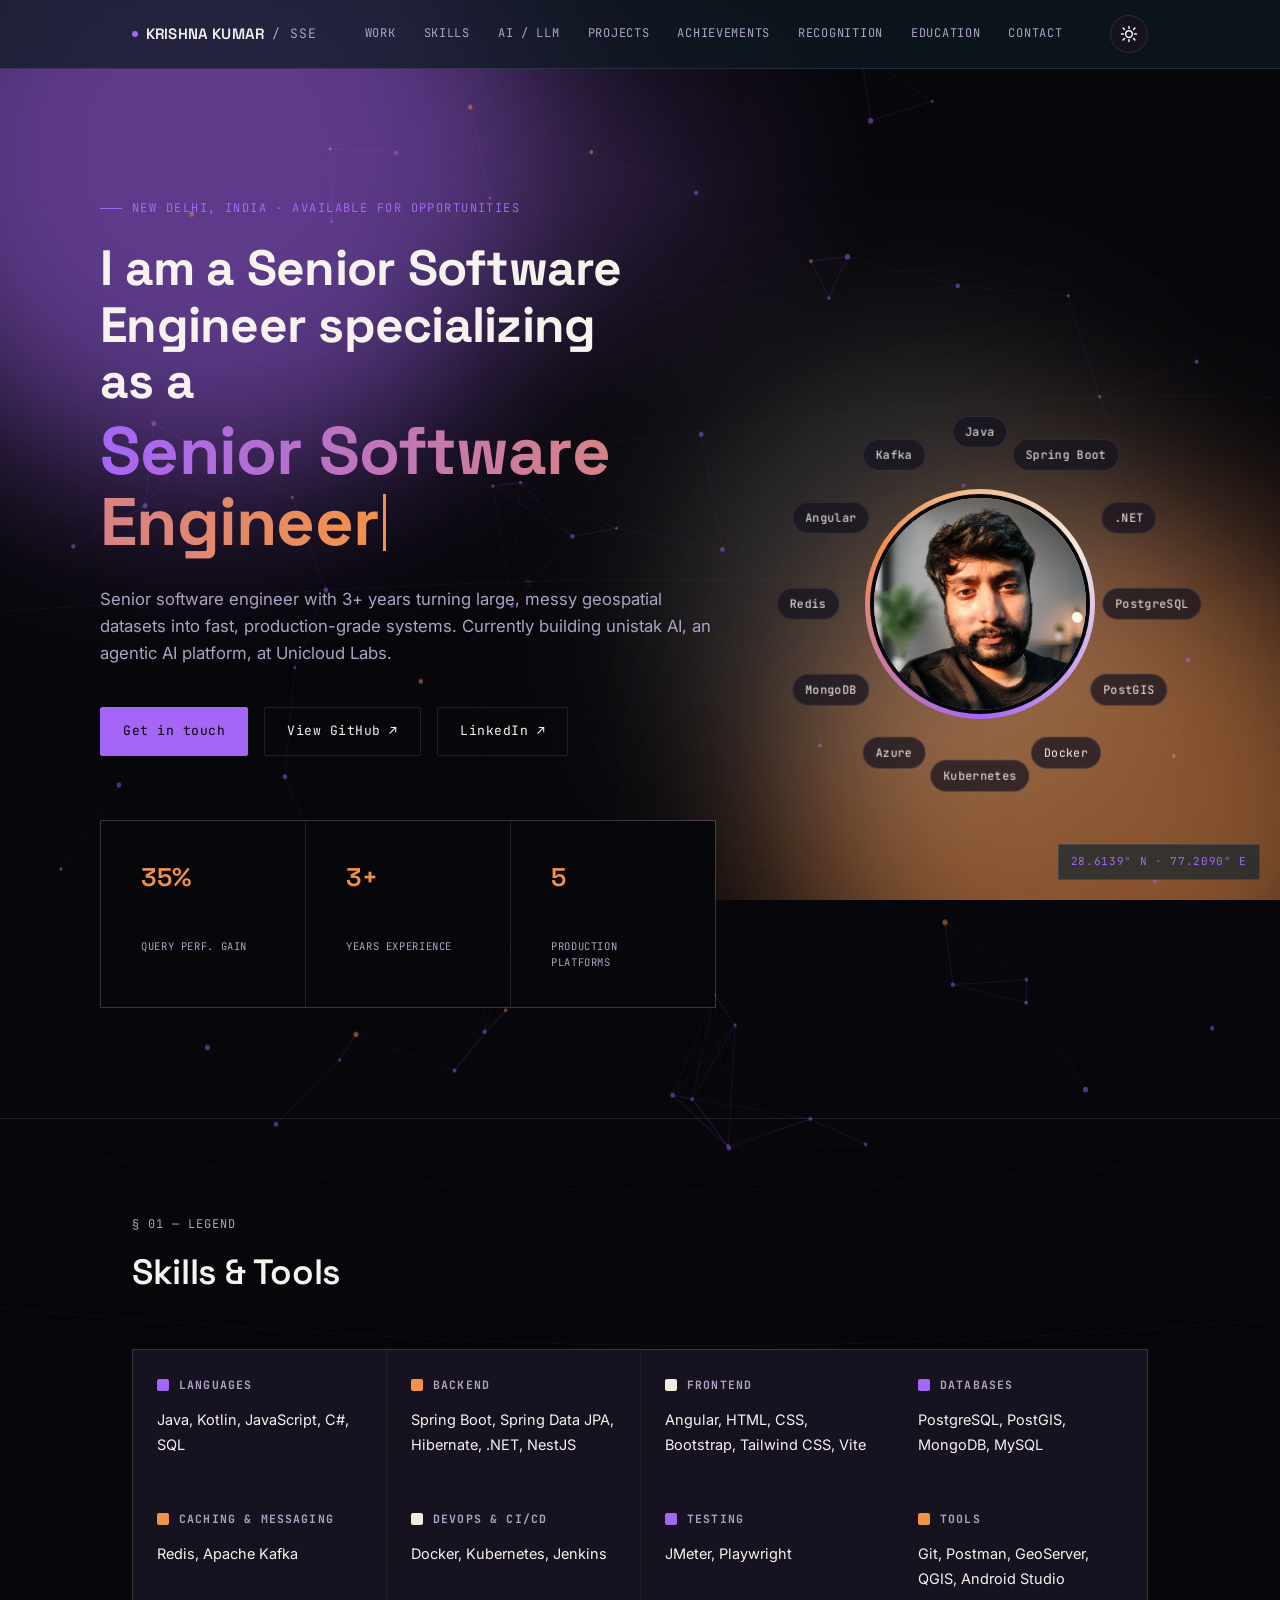
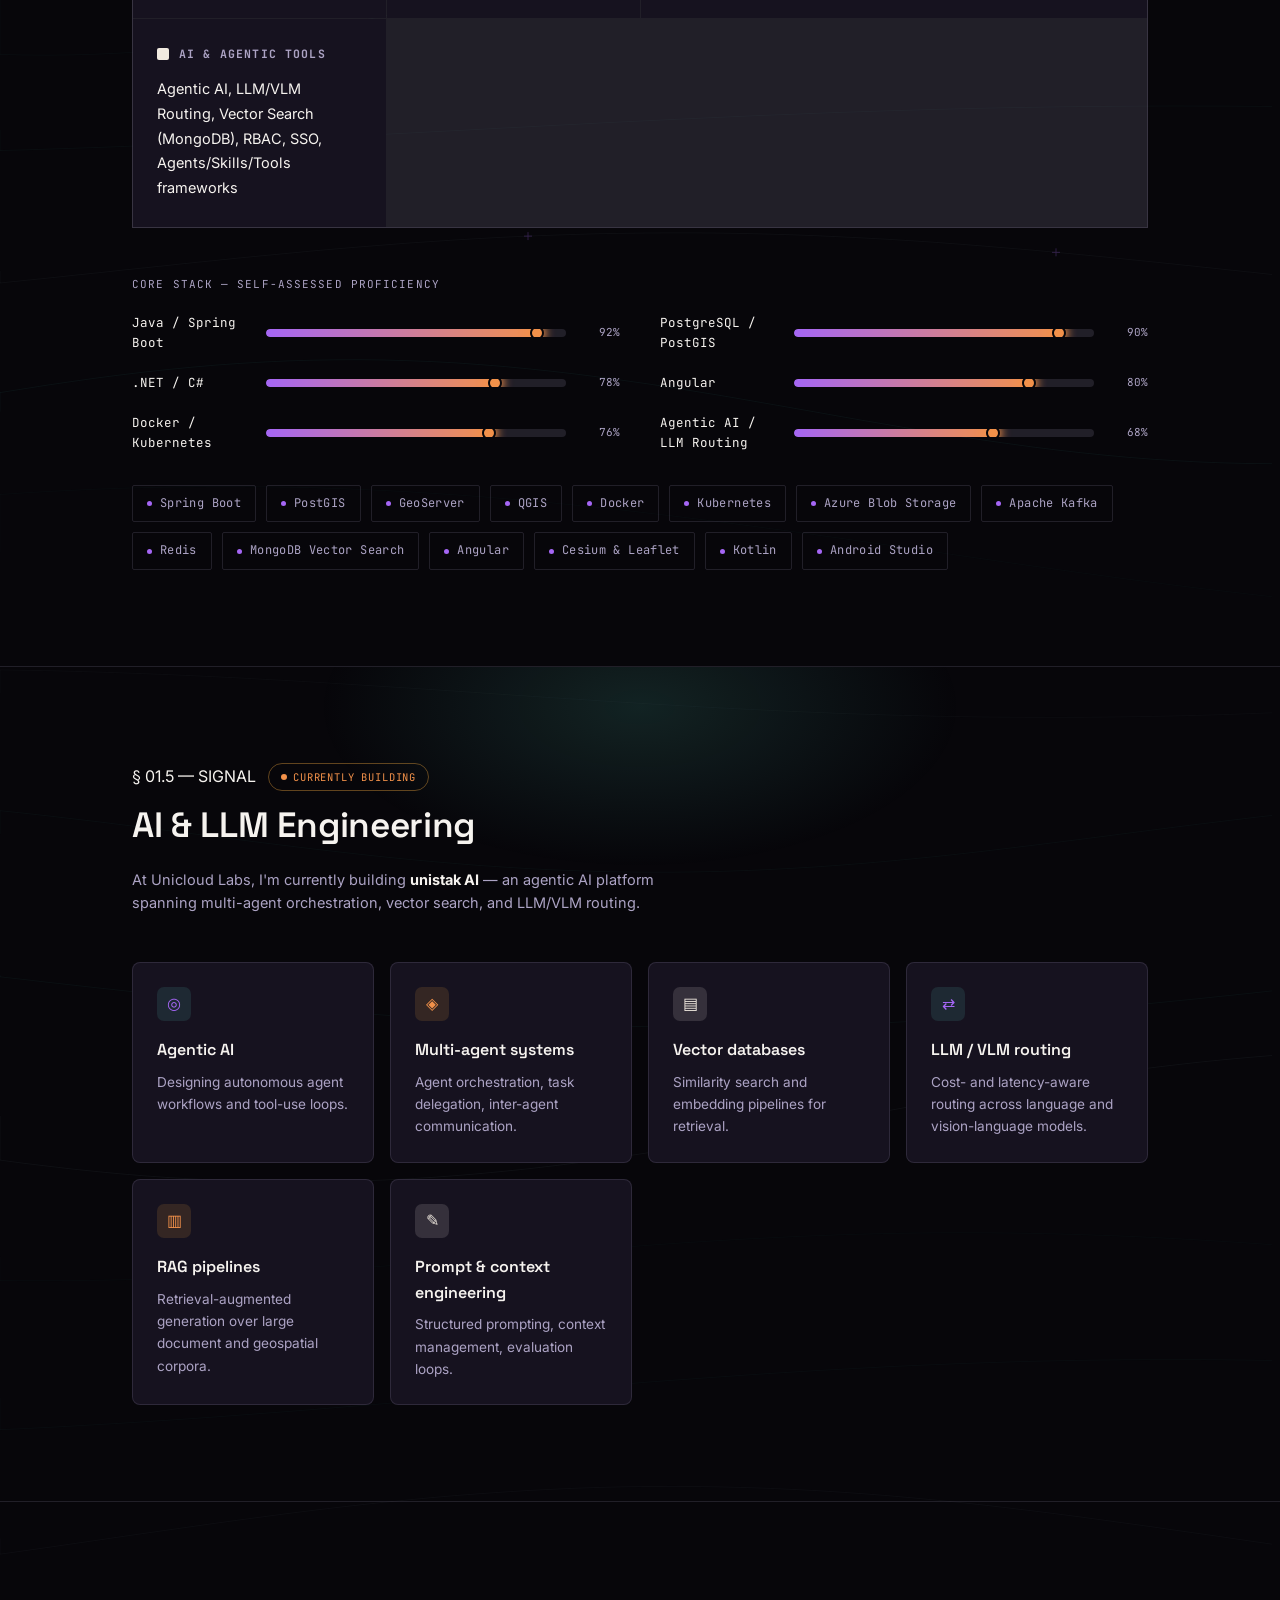
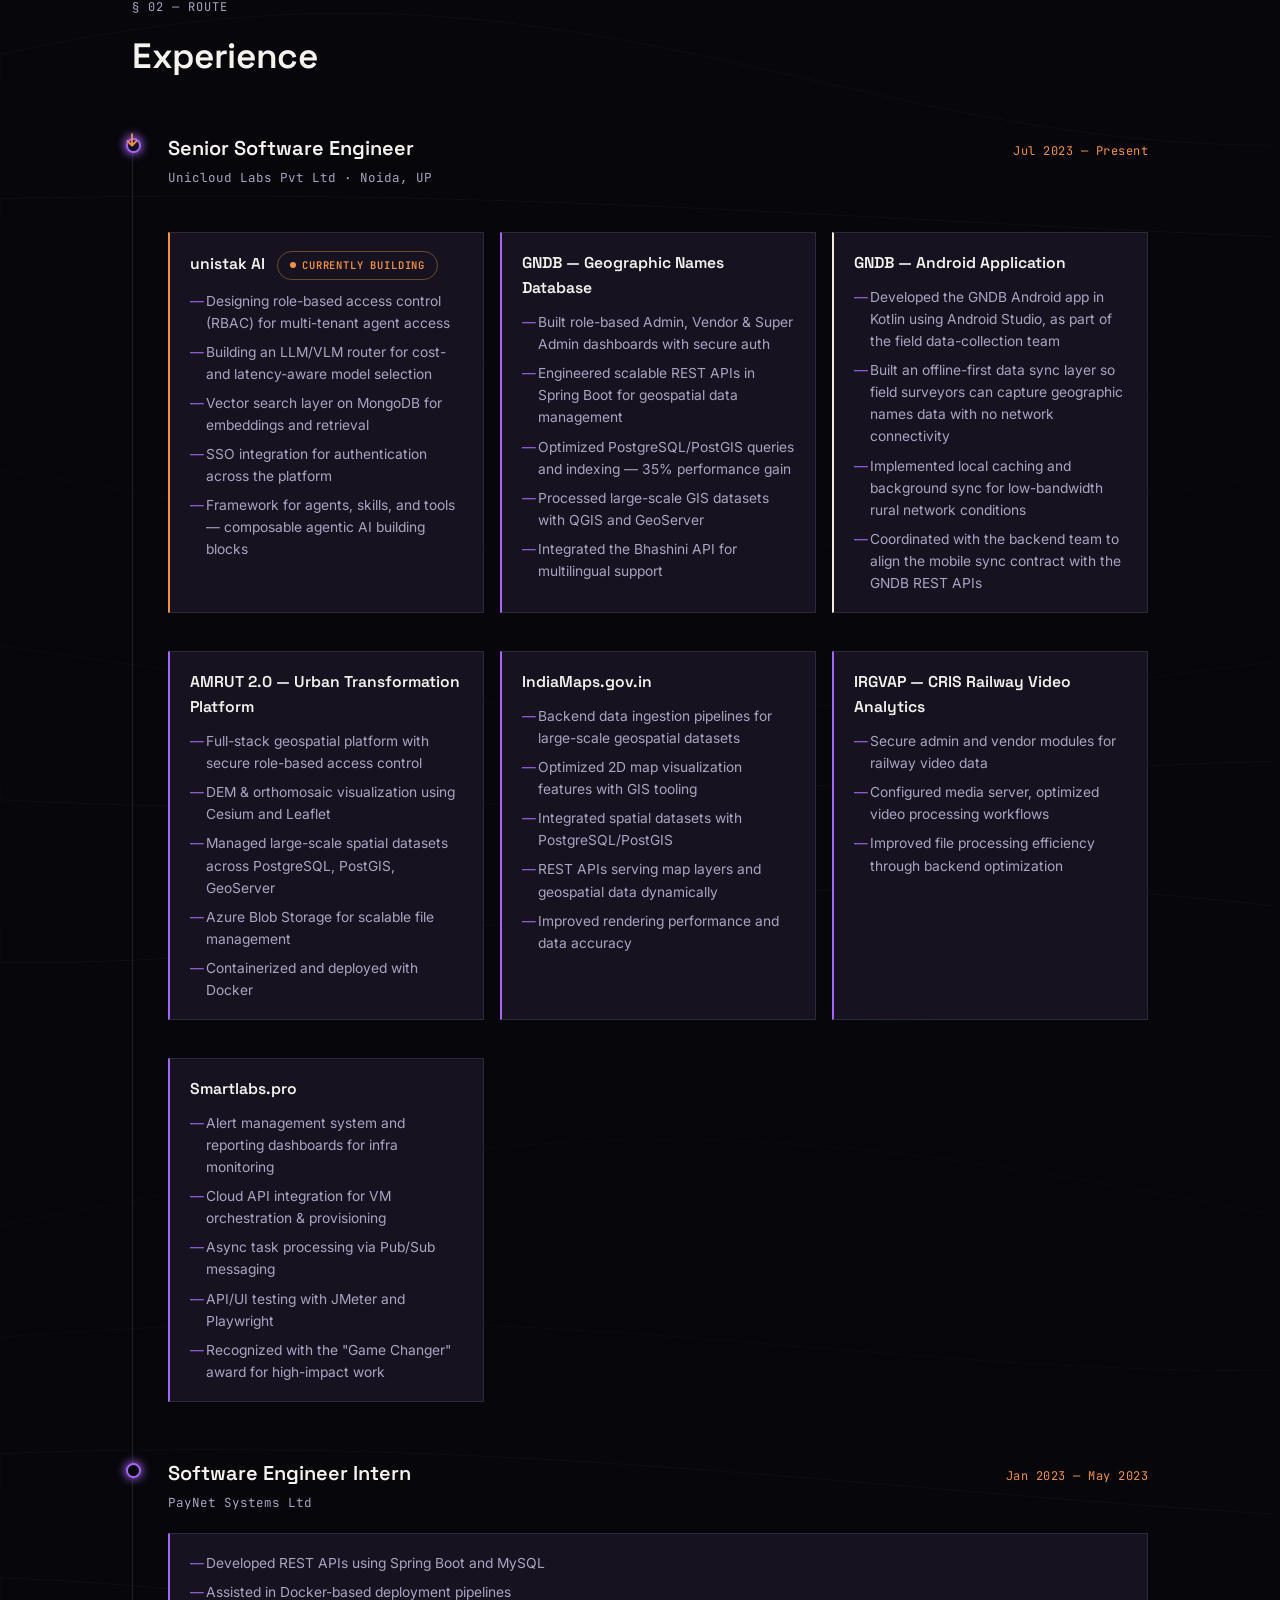
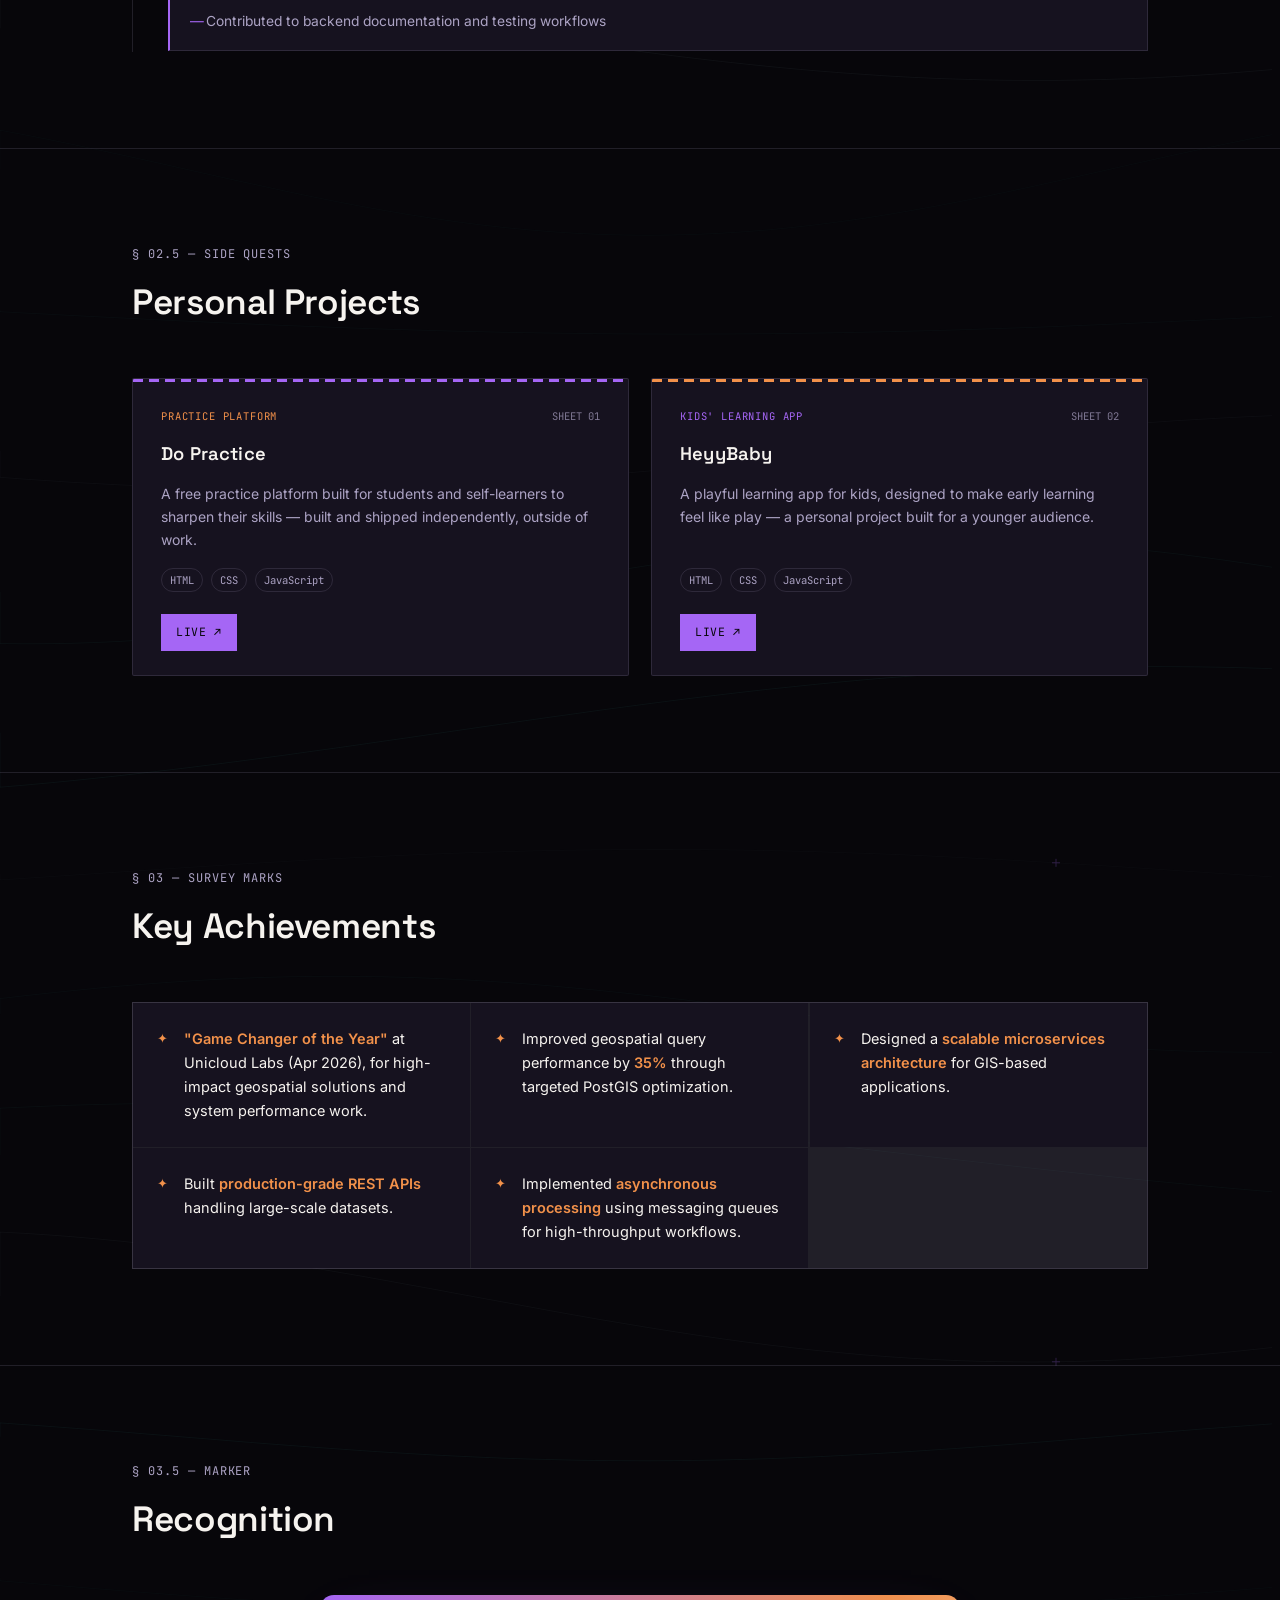
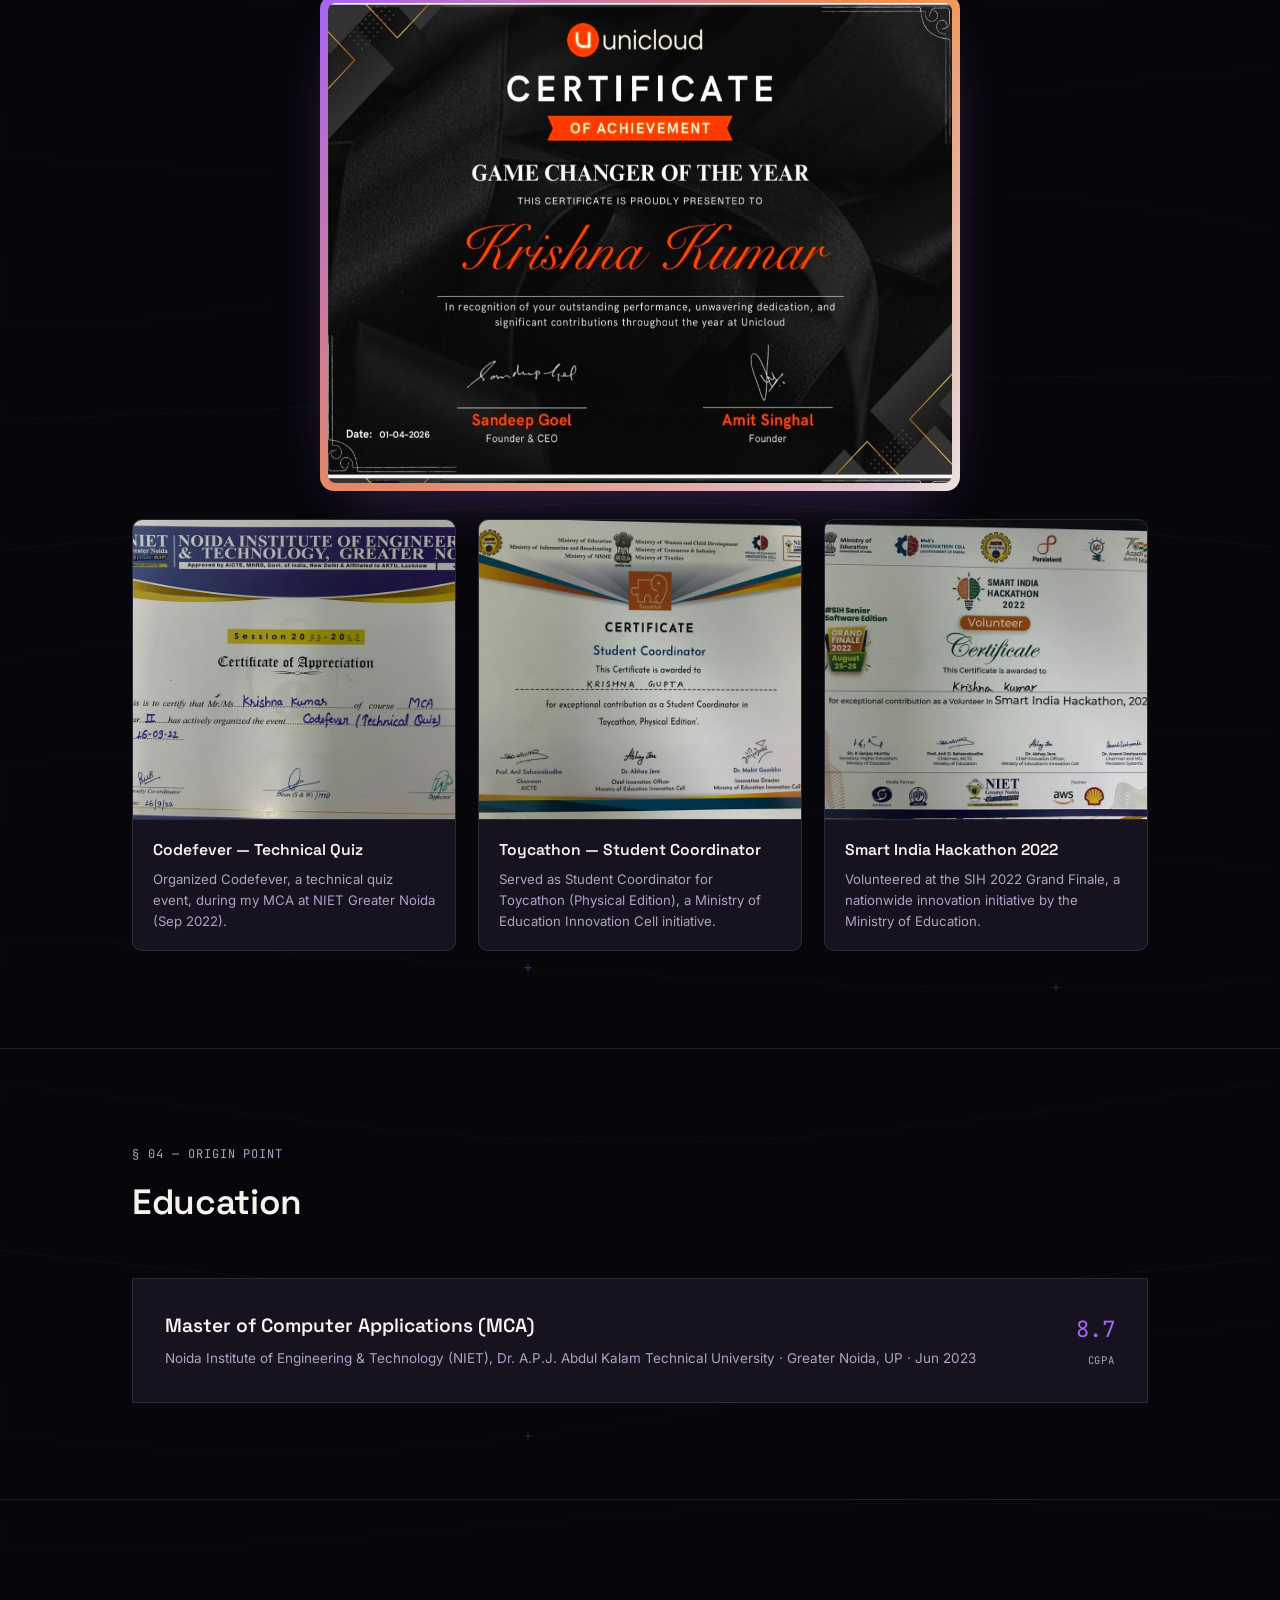
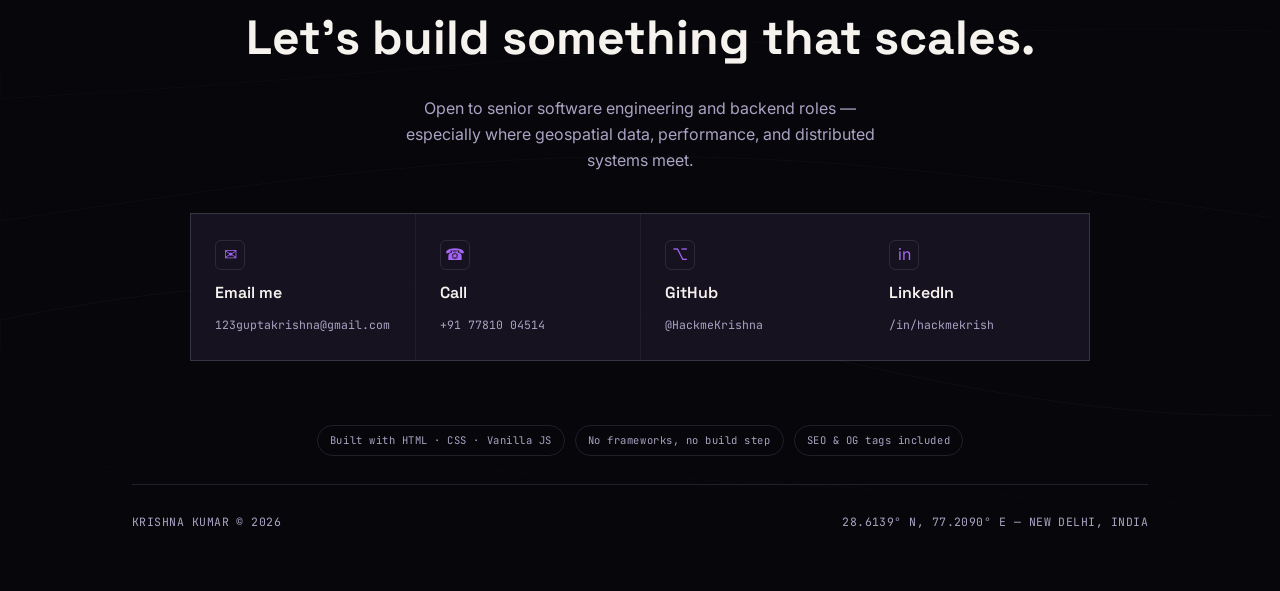
<file: index.html>
<!DOCTYPE html>
<html lang="en">
<head>
<meta charset="UTF-8">
<meta name="viewport" content="width=device-width, initial-scale=1.0">

<!-- Primary SEO -->
<title>Krishna Kumar — Senior Software Engineer, GIS &amp; AI Specialist</title>
<meta name="description" content="Krishna Kumar is a senior software engineer with 3+ years building geospatial platforms, backend systems, and agentic AI at Unicloud Labs. Explore his work, skills, and projects.">
<meta name="keywords" content="Krishna Kumar, Senior Software Engineer, Backend Engineer, AI Engineer, LLM Developer, GIS Specialist, Cloud Architect, Spring Boot, PostGIS, Agentic AI, Unicloud Labs, New Delhi">
<meta name="author" content="Krishna Kumar">
<link rel="canonical" href="https://krishna-kumar-portfolio-mauve.vercel.app/">
<meta name="robots" content="index, follow">
<meta name="theme-color" content="#07060A">

<!-- Open Graph -->
<meta property="og:type" content="profile">
<meta property="og:title" content="Krishna Kumar — Senior Software Engineer, GIS &amp; AI Specialist">
<meta property="og:description" content="3+ years building geospatial platforms, backend systems, and agentic AI. Currently building unistak AI at Unicloud Labs.">
<meta property="og:url" content="https://krishna-kumar-portfolio-mauve.vercel.app">
<meta property="og:site_name" content="Krishna Kumar">
<meta property="og:image" content="https://krishna-kumar-portfolio-mauve.vercel.app/images/avatar-krishna-kumar.webp">
<meta property="og:locale" content="en_IN">

<!-- Twitter Card -->
<meta name="twitter:card" content="summary_large_image">
<meta name="twitter:title" content="Krishna Kumar — Senior Software Engineer, GIS &amp; AI Specialist">
<meta name="twitter:description" content="3+ years building geospatial platforms, backend systems, and agentic AI. Currently building unistak AI at Unicloud Labs.">
<meta name="twitter:image" content="https://krishna-kumar-portfolio-mauve.vercel.app/images/avatar-krishna-kumar.webp">

<!-- Icons / manifest -->
<link rel="icon" href="/assets/favicon.svg" type="image/svg+xml">
<link rel="apple-touch-icon" href="/assets/favicon.svg">
<link rel="manifest" href="/manifest.json">

<link rel="preconnect" href="https://fonts.googleapis.com">
<link rel="preconnect" href="https://fonts.gstatic.com" crossorigin>
<link href="https://fonts.googleapis.com/css2?family=Space+Grotesk:wght@400;500;600;700&family=Inter:wght@400;500;600&family=JetBrains+Mono:wght@400;500;600&display=swap" rel="stylesheet">

<link rel="stylesheet" href="css/style.css">
<link rel="stylesheet" href="css/animations.css">
<link rel="stylesheet" href="css/responsive.css">

<!-- Structured data: lives in the HTML directly (not injected by JS) so
     crawlers see it without executing anything. -->
<script type="application/ld+json">
{
  "@context": "https://schema.org",
  "@type": "Person",
  "name": "Krishna Kumar",
  "url": "https://krishna-kumar-portfolio-mauve.vercel.app",
  "image": "https://krishna-kumar-portfolio-mauve.vercel.app/images/avatar-krishna-kumar.webp",
  "jobTitle": "Senior Software Engineer",
  "email": "mailto:123guptakrishna@gmail.com",
  "telephone": "+91-77810-04514",
  "address": {
    "@type": "PostalAddress",
    "addressLocality": "New Delhi",
    "addressCountry": "IN"
  },
  "worksFor": {
    "@type": "Organization",
    "name": "Unicloud Labs Pvt Ltd"
  },
  "alumniOf": {
    "@type": "CollegeOrUniversity",
    "name": "Noida Institute of Engineering & Technology"
  },
  "sameAs": [
    "https://github.com/HackmeKrishna",
    "https://linkedin.com/in/hackmekrish"
  ],
  "knowsAbout": ["Backend Engineering", "Geographic Information Systems", "Agentic AI", "Cloud Architecture", "LLM Development"]
}
</script>
</head>
<body>

<div id="ambient-bg"><span class="b1"></span><span class="b2"></span><span class="b3"></span></div>
<div id="spotlight"></div>
<svg id="contour-bg" xmlns="http://www.w3.org/2000/svg"></svg>
<canvas id="trailCanvas" aria-hidden="true"></canvas>
<div id="coord-readout">28.6139° N · 77.2090° E</div>

<header>
  <nav class="wrap">
    <div class="logo"><span class="dot"></span><b>KRISHNA KUMAR</b><span>/ SSE</span></div>
    <div class="navlinks">
      <button type="button" data-scroll-to="work">Work</button>
      <button type="button" data-scroll-to="skills">Skills</button>
      <button type="button" data-scroll-to="ai">AI / LLM</button>
      <button type="button" data-scroll-to="projects">Projects</button>
      <button type="button" data-scroll-to="achievements">Achievements</button>
      <button type="button" data-scroll-to="recognition">Recognition</button>
      <button type="button" data-scroll-to="education">Education</button>
      <button type="button" data-scroll-to="contact">Contact</button>
    </div>
    <div class="nav-right">
      <button id="themeToggle" aria-label="Toggle light and dark theme" title="Toggle theme">
        <svg class="icon-sun" viewBox="0 0 24 24" fill="none" stroke="currentColor" stroke-width="2" stroke-linecap="round"><circle cx="12" cy="12" r="4.5"/><path d="M12 2v2.5M12 19.5V22M4.2 4.2l1.8 1.8M18 18l1.8 1.8M2 12h2.5M19.5 12H22M4.2 19.8L6 18M18 6l1.8-1.8"/></svg>
        <svg class="icon-moon" viewBox="0 0 24 24" fill="none" stroke="currentColor" stroke-width="2" stroke-linecap="round" stroke-linejoin="round"><path d="M20 14.5A8.5 8.5 0 1 1 9.5 4a7 7 0 0 0 10.5 10.5Z"/></svg>
      </button>
      <button id="navToggle" aria-label="Menu">☰</button>
    </div>
  </nav>
</header>

<main>
  <section class="hero wrap" style="border-top:none;">
    <canvas id="heroCanvas" aria-hidden="true"></canvas>
    <div class="hero-text">
      <div class="eyebrow">New Delhi, India · Available for opportunities</div>
      <h1 class="reveal">I am a Senior Software Engineer specializing as a
        <span class="hero-role-line"><span id="roleType"></span><span class="caret" aria-hidden="true"></span></span>
      </h1>
      <p class="hero-sub reveal">Senior software engineer with 3+ years turning large, messy geospatial datasets into fast, production-grade systems. Currently building unistak AI, an agentic AI platform, at Unicloud Labs.</p>
      <div class="hero-actions reveal">
        <a class="btn" href="mailto:123guptakrishna@gmail.com">Get in touch</a>
        <a class="btn ghost" href="https://github.com/HackmeKrishna" target="_blank" rel="noopener">View GitHub ↗</a>
        <a class="btn ghost" href="https://linkedin.com/in/hackmekrish" target="_blank" rel="noopener">LinkedIn ↗</a>
      </div>
      <div class="hero-meta reveal">
        <div><div class="num">35%</div><div class="lbl">Query perf. gain</div></div>
        <div><div class="num">3+</div><div class="lbl">Years experience</div></div>
        <div><div class="num">5</div><div class="lbl">Production platforms</div></div>
      </div>
    </div>
    <div class="avatar-stage reveal">
      <div class="orbit-wrap" aria-hidden="true">
        <span class="orbit-item" style="left:50.0%; top:7.0%; animation-delay:0s; animation-duration:5.5s;">Java</span>
        <span class="orbit-item" style="left:71.5%; top:12.76%; animation-delay:.35s; animation-duration:6.1s;">Spring Boot</span>
        <span class="orbit-item" style="left:87.24%; top:28.5%; animation-delay:.7s; animation-duration:6.7s;">.NET</span>
        <span class="orbit-item" style="left:93.0%; top:50.0%; animation-delay:1.05s; animation-duration:7.3s;">PostgreSQL</span>
        <span class="orbit-item" style="left:87.24%; top:71.5%; animation-delay:1.4s; animation-duration:5.5s;">PostGIS</span>
        <span class="orbit-item" style="left:71.5%; top:87.24%; animation-delay:1.75s; animation-duration:6.1s;">Docker</span>
        <span class="orbit-item" style="left:50.0%; top:93.0%; animation-delay:0s; animation-duration:6.7s;">Kubernetes</span>
        <span class="orbit-item" style="left:28.5%; top:87.24%; animation-delay:.35s; animation-duration:7.3s;">Azure</span>
        <span class="orbit-item" style="left:12.76%; top:71.5%; animation-delay:.7s; animation-duration:5.5s;">MongoDB</span>
        <span class="orbit-item" style="left:7.0%; top:50.0%; animation-delay:1.05s; animation-duration:6.1s;">Redis</span>
        <span class="orbit-item" style="left:12.76%; top:28.5%; animation-delay:1.4s; animation-duration:6.7s;">Angular</span>
        <span class="orbit-item" style="left:28.5%; top:12.76%; animation-delay:1.75s; animation-duration:7.3s;">Kafka</span>
      </div>
      <div class="avatar-wrap">
        <img src="images/avatar-krishna-kumar.webp" width="220" height="220" alt="Krishna Kumar" loading="eager" fetchpriority="high">
      </div>
    </div>
  </section>

  <section id="skills">
    <div class="wrap">
      <div class="sec-head reveal">
        <div class="sec-title"><span class="coord">§ 01 — LEGEND</span>Skills &amp; Tools</div>
      </div>
      <div class="legend-grid reveal">
        <div class="legend-cell">
          <div class="key"><span class="swatch" style="background:var(--contour)"></span><h3>Languages</h3></div>
          <p>Java, Kotlin, JavaScript, C#, SQL</p>
        </div>
        <div class="legend-cell">
          <div class="key"><span class="swatch" style="background:var(--beacon)"></span><h3>Backend</h3></div>
          <p>Spring Boot, Spring Data JPA, Hibernate, .NET, NestJS</p>
        </div>
        <div class="legend-cell">
          <div class="key"><span class="swatch" style="background:var(--ivory)"></span><h3>Frontend</h3></div>
          <p>Angular, HTML, CSS, Bootstrap, Tailwind CSS, Vite</p>
        </div>
        <div class="legend-cell">
          <div class="key"><span class="swatch" style="background:var(--contour)"></span><h3>Databases</h3></div>
          <p>PostgreSQL, PostGIS, MongoDB, MySQL</p>
        </div>
        <div class="legend-cell">
          <div class="key"><span class="swatch" style="background:var(--beacon)"></span><h3>Caching &amp; Messaging</h3></div>
          <p>Redis, Apache Kafka</p>
        </div>
        <div class="legend-cell">
          <div class="key"><span class="swatch" style="background:var(--ivory)"></span><h3>DevOps &amp; CI/CD</h3></div>
          <p>Docker, Kubernetes, Jenkins</p>
        </div>
        <div class="legend-cell">
          <div class="key"><span class="swatch" style="background:var(--contour)"></span><h3>Testing</h3></div>
          <p>JMeter, Playwright</p>
        </div>
        <div class="legend-cell">
          <div class="key"><span class="swatch" style="background:var(--beacon)"></span><h3>Tools</h3></div>
          <p>Git, Postman, GeoServer, QGIS, Android Studio</p>
        </div>
        <div class="legend-cell">
          <div class="key"><span class="swatch" style="background:var(--ivory)"></span><h3>AI &amp; Agentic Tools</h3></div>
          <p>Agentic AI, LLM/VLM Routing, Vector Search (MongoDB), RBAC, SSO, Agents/Skills/Tools frameworks</p>
        </div>
      </div>

      <div class="stack-block reveal">
        <div class="stack-head">Core stack — self-assessed proficiency</div>
        <div class="stack-bars">
          <div class="stack-bar">
            <span class="name">Java / Spring Boot</span>
            <span class="track"><span class="fill" data-pct="92"></span></span>
            <span class="pct">92%</span>
          </div>
          <div class="stack-bar">
            <span class="name">PostgreSQL / PostGIS</span>
            <span class="track"><span class="fill" data-pct="90"></span></span>
            <span class="pct">90%</span>
          </div>
          <div class="stack-bar">
            <span class="name">.NET / C#</span>
            <span class="track"><span class="fill" data-pct="78"></span></span>
            <span class="pct">78%</span>
          </div>
          <div class="stack-bar">
            <span class="name">Angular</span>
            <span class="track"><span class="fill" data-pct="80"></span></span>
            <span class="pct">80%</span>
          </div>
          <div class="stack-bar">
            <span class="name">Docker / Kubernetes</span>
            <span class="track"><span class="fill" data-pct="76"></span></span>
            <span class="pct">76%</span>
          </div>
          <div class="stack-bar">
            <span class="name">Agentic AI / LLM Routing</span>
            <span class="track"><span class="fill" data-pct="68"></span></span>
            <span class="pct">68%</span>
          </div>
        </div>
      </div>

      <div class="toolbelt reveal" aria-label="Tools used day to day">
        <span class="tool"><span class="dot"></span>Spring Boot</span>
        <span class="tool"><span class="dot"></span>PostGIS</span>
        <span class="tool"><span class="dot"></span>GeoServer</span>
        <span class="tool"><span class="dot"></span>QGIS</span>
        <span class="tool"><span class="dot"></span>Docker</span>
        <span class="tool"><span class="dot"></span>Kubernetes</span>
        <span class="tool"><span class="dot"></span>Azure Blob Storage</span>
        <span class="tool"><span class="dot"></span>Apache Kafka</span>
        <span class="tool"><span class="dot"></span>Redis</span>
        <span class="tool"><span class="dot"></span>MongoDB Vector Search</span>
        <span class="tool"><span class="dot"></span>Angular</span>
        <span class="tool"><span class="dot"></span>Cesium &amp; Leaflet</span>
        <span class="tool"><span class="dot"></span>Kotlin</span>
        <span class="tool"><span class="dot"></span>Android Studio</span>
      </div>
    </div>
  </section>

  <section id="ai">
    <div class="wrap">
      <div class="sec-head reveal" style="display:block;">
        <div style="display:flex; align-items:center; gap:12px; margin-bottom:6px; flex-wrap:wrap;">
          <span class="coord" style="margin-bottom:0;">§ 01.5 — SIGNAL</span>
          <span class="ai-badge"><span class="dot"></span>Currently building</span>
        </div>
        <div class="sec-title">AI &amp; LLM Engineering</div>
        <p style="color:var(--fog); max-width:60ch; margin-top:14px; font-size:14.5px;">
          At Unicloud Labs, I'm currently building <strong style="color:var(--chalk)">unistak AI</strong> — an agentic AI platform spanning multi-agent orchestration, vector search, and LLM/VLM routing.
        </p>
      </div>
      <div class="ai-grid reveal">
        <div class="ai-card">
          <div class="icon" style="background:rgba(79,184,168,0.14); color:var(--contour);">◎</div>
          <h4>Agentic AI</h4>
          <p>Designing autonomous agent workflows and tool-use loops.</p>
        </div>
        <div class="ai-card">
          <div class="icon" style="background:rgba(232,163,61,0.14); color:var(--beacon);">◈</div>
          <h4>Multi-agent systems</h4>
          <p>Agent orchestration, task delegation, inter-agent communication.</p>
        </div>
        <div class="ai-card">
          <div class="icon" style="background:rgba(241,234,224,0.14); color:var(--ivory);">▤</div>
          <h4>Vector databases</h4>
          <p>Similarity search and embedding pipelines for retrieval.</p>
        </div>
        <div class="ai-card">
          <div class="icon" style="background:rgba(79,184,168,0.14); color:var(--contour);">⇄</div>
          <h4>LLM / VLM routing</h4>
          <p>Cost- and latency-aware routing across language and vision-language models.</p>
        </div>
        <div class="ai-card">
          <div class="icon" style="background:rgba(232,163,61,0.14); color:var(--beacon);">▥</div>
          <h4>RAG pipelines</h4>
          <p>Retrieval-augmented generation over large document and geospatial corpora.</p>
        </div>
        <div class="ai-card">
          <div class="icon" style="background:rgba(241,234,224,0.14); color:var(--ivory);">✎</div>
          <h4>Prompt &amp; context engineering</h4>
          <p>Structured prompting, context management, evaluation loops.</p>
        </div>
      </div>
    </div>
  </section>

  <section id="work">
    <div class="wrap">
      <div class="sec-head reveal">
        <div class="sec-title"><span class="coord">§ 02 — ROUTE</span>Experience</div>
      </div>

      <div class="route">
        <div class="route-rail"></div>
        <div class="route-fill"></div>
        <div class="journey-arrow" aria-hidden="true">
          <svg viewBox="0 0 24 24" fill="none" xmlns="http://www.w3.org/2000/svg">
            <path d="M12 3 L12 18 M12 18 L6 12 M12 18 L18 12" stroke="currentColor" stroke-width="2.4" stroke-linecap="round" stroke-linejoin="round" style="color:var(--beacon)"/>
          </svg>
        </div>
        <div class="waypoint reveal">
          <div class="role-row">
            <h3>Senior Software Engineer</h3>
            <span class="period">Jul 2023 — Present</span>
          </div>
          <div class="org">Unicloud Labs Pvt Ltd · Noida, UP</div>

          <div class="subprojects-grid">
            <div class="subproject" style="border-left-color:var(--beacon);">
              <h4>unistak AI <span class="ai-badge" style="margin-left:8px; vertical-align:middle;"><span class="dot"></span>Currently building</span></h4>
              <ul>
                <li>Designing role-based access control (RBAC) for multi-tenant agent access</li>
                <li>Building an LLM/VLM router for cost- and latency-aware model selection</li>
                <li>Vector search layer on MongoDB for embeddings and retrieval</li>
                <li>SSO integration for authentication across the platform</li>
                <li>Framework for agents, skills, and tools — composable agentic AI building blocks</li>
              </ul>
            </div>
            <div class="subproject">
              <h4>GNDB — Geographic Names Database</h4>
              <ul>
                <li>Built role-based Admin, Vendor &amp; Super Admin dashboards with secure auth</li>
                <li>Engineered scalable REST APIs in Spring Boot for geospatial data management</li>
                <li>Optimized PostgreSQL/PostGIS queries and indexing — 35% performance gain</li>
                <li>Processed large-scale GIS datasets with QGIS and GeoServer</li>
                <li>Integrated the Bhashini API for multilingual support</li>
              </ul>
            </div>
            <div class="subproject" style="border-left-color:var(--ivory);">
              <h4>GNDB — Android Application</h4>
              <ul>
                <li>Developed the GNDB Android app in Kotlin using Android Studio, as part of the field data-collection team</li>
                <li>Built an offline-first data sync layer so field surveyors can capture geographic names data with no network connectivity</li>
                <li>Implemented local caching and background sync for low-bandwidth rural network conditions</li>
                <li>Coordinated with the backend team to align the mobile sync contract with the GNDB REST APIs</li>
              </ul>
            </div>
            <div class="subproject">
              <h4>AMRUT 2.0 — Urban Transformation Platform</h4>
              <ul>
                <li>Full-stack geospatial platform with secure role-based access control</li>
                <li>DEM &amp; orthomosaic visualization using Cesium and Leaflet</li>
                <li>Managed large-scale spatial datasets across PostgreSQL, PostGIS, GeoServer</li>
                <li>Azure Blob Storage for scalable file management</li>
                <li>Containerized and deployed with Docker</li>
              </ul>
            </div>
            <div class="subproject">
              <h4>IndiaMaps.gov.in</h4>
              <ul>
                <li>Backend data ingestion pipelines for large-scale geospatial datasets</li>
                <li>Optimized 2D map visualization features with GIS tooling</li>
                <li>Integrated spatial datasets with PostgreSQL/PostGIS</li>
                <li>REST APIs serving map layers and geospatial data dynamically</li>
                <li>Improved rendering performance and data accuracy</li>
              </ul>
            </div>
            <div class="subproject">
              <h4>IRGVAP — CRIS Railway Video Analytics</h4>
              <ul>
                <li>Secure admin and vendor modules for railway video data</li>
                <li>Configured media server, optimized video processing workflows</li>
                <li>Improved file processing efficiency through backend optimization</li>
              </ul>
            </div>
            <div class="subproject">
              <h4>Smartlabs.pro</h4>
              <ul>
                <li>Alert management system and reporting dashboards for infra monitoring</li>
                <li>Cloud API integration for VM orchestration &amp; provisioning</li>
                <li>Async task processing via Pub/Sub messaging</li>
                <li>API/UI testing with JMeter and Playwright</li>
                <li>Recognized with the "Game Changer" award for high-impact work</li>
              </ul>
            </div>
          </div>
        </div>

        <div class="waypoint reveal">
          <div class="role-row">
            <h3>Software Engineer Intern</h3>
            <span class="period">Jan 2023 — May 2023</span>
          </div>
          <div class="org">PayNet Systems Ltd</div>
          <div class="subproject" style="margin-top:20px;">
            <ul>
              <li>Developed REST APIs using Spring Boot and MySQL</li>
              <li>Assisted in Docker-based deployment pipelines</li>
              <li>Contributed to backend documentation and testing workflows</li>
            </ul>
          </div>
        </div>
      </div>
    </div>
  </section>

  <section id="projects">
    <div class="wrap">
      <div class="sec-head reveal">
        <div class="sec-title"><span class="coord">§ 02.5 — SIDE QUESTS</span>Personal Projects</div>
      </div>
      <div class="project-grid reveal">
        <div class="project-card">
          <div class="proj-rule"></div>
          <div class="proj-inner">
            <div class="proj-top">
              <span class="proj-tag">Practice Platform</span>
              <span class="proj-sheet-no">SHEET 01</span>
            </div>
            <h4>Do Practice</h4>
            <p>A free practice platform built for students and self-learners to sharpen their skills — built and shipped independently, outside of work.</p>
            <div class="proj-tools"><span>HTML</span><span>CSS</span><span>JavaScript</span></div>
            <div class="proj-actions">
              <a class="primary" href="https://do-practice.netlify.app/" target="_blank" rel="noopener">Live ↗</a>
            </div>
          </div>
        </div>
        <div class="project-card">
          <div class="proj-rule" style="background:repeating-linear-gradient(90deg, var(--beacon) 0 10px, transparent 10px 16px);"></div>
          <div class="proj-inner">
            <div class="proj-top">
              <span class="proj-tag" style="color:var(--contour);">Kids' Learning App</span>
              <span class="proj-sheet-no">SHEET 02</span>
            </div>
            <h4>HeyyBaby</h4>
            <p>A playful learning app for kids, designed to make early learning feel like play — a personal project built for a younger audience.</p>
            <div class="proj-tools"><span>HTML</span><span>CSS</span><span>JavaScript</span></div>
            <div class="proj-actions">
              <a class="primary" href="https://heyy-baby.netlify.app/" target="_blank" rel="noopener">Live ↗</a>
            </div>
          </div>
        </div>
      </div>
    </div>
  </section>

  <section id="achievements">
    <div class="wrap">
      <div class="sec-head reveal">
        <div class="sec-title"><span class="coord">§ 03 — SURVEY MARKS</span>Key Achievements</div>
      </div>
      <div class="achieve-list reveal">
        <div class="achieve-item">
          <span class="mark">✦</span>
          <p><strong>"Game Changer of the Year"</strong> at Unicloud Labs (Apr 2026), for high-impact geospatial solutions and system performance work.</p>
        </div>
        <div class="achieve-item">
          <span class="mark">✦</span>
          <p>Improved geospatial query performance by <strong>35%</strong> through targeted PostGIS optimization.</p>
        </div>
        <div class="achieve-item">
          <span class="mark">✦</span>
          <p>Designed a <strong>scalable microservices architecture</strong> for GIS-based applications.</p>
        </div>
        <div class="achieve-item">
          <span class="mark">✦</span>
          <p>Built <strong>production-grade REST APIs</strong> handling large-scale datasets.</p>
        </div>
        <div class="achieve-item">
          <span class="mark">✦</span>
          <p>Implemented <strong>asynchronous processing</strong> using messaging queues for high-throughput workflows.</p>
        </div>
      </div>
    </div>
  </section>

  <section id="recognition">
    <div class="wrap">
      <div class="sec-head reveal">
        <div class="sec-title"><span class="coord">§ 03.5 — MARKER</span>Recognition</div>
      </div>
      <div class="cert-frame reveal">
        <img src="images/cert-game-changer-unicloud.jpg" width="640" height="480" loading="lazy" alt="Unicloud Labs Game Changer of the Year certificate, awarded to Krishna Kumar">
      </div>

      <div class="cert-grid">
        <div class="cert-card reveal">
          <img src="images/cert-codefever-quiz.webp" width="400" height="300" loading="lazy" alt="Certificate of Appreciation for organizing Codefever technical quiz">
          <div class="cert-body">
            <h4>Codefever — Technical Quiz</h4>
            <p>Organized Codefever, a technical quiz event, during my MCA at NIET Greater Noida (Sep 2022).</p>
          </div>
        </div>
        <div class="cert-card reveal">
          <img src="images/cert-toycathon-coordinator.webp" width="400" height="300" loading="lazy" alt="Student Coordinator certificate for Toycathon Physical Edition">
          <div class="cert-body">
            <h4>Toycathon — Student Coordinator</h4>
            <p>Served as Student Coordinator for Toycathon (Physical Edition), a Ministry of Education Innovation Cell initiative.</p>
          </div>
        </div>
        <div class="cert-card reveal">
          <img src="images/cert-sih-2022-volunteer.webp" width="400" height="300" loading="lazy" alt="Volunteer certificate for Smart India Hackathon 2022">
          <div class="cert-body">
            <h4>Smart India Hackathon 2022</h4>
            <p>Volunteered at the SIH 2022 Grand Finale, a nationwide innovation initiative by the Ministry of Education.</p>
          </div>
        </div>
      </div>
    </div>
  </section>

  <section id="education">
    <div class="wrap">
      <div class="sec-head reveal">
        <div class="sec-title"><span class="coord">§ 04 — ORIGIN POINT</span>Education</div>
      </div>
      <div class="edu-card reveal">
        <div>
          <h3>Master of Computer Applications (MCA)</h3>
          <div class="sub">Noida Institute of Engineering &amp; Technology (NIET), Dr. A.P.J. Abdul Kalam Technical University · Greater Noida, UP · Jun 2023</div>
        </div>
        <div class="cgpa">8.7<span>CGPA</span></div>
      </div>
    </div>
  </section>
</main>

<footer id="contact">
  <div class="wrap">
    <h2 class="reveal">Let's build something that scales.</h2>
    <p class="lede reveal">Open to senior software engineering and backend roles — especially where geospatial data, performance, and distributed systems meet.</p>

    <div class="contact-grid reveal">
      <a class="contact-tile" href="mailto:123guptakrishna@gmail.com">
        <span class="ct-icon" aria-hidden="true">✉</span>
        <span class="ct-label">Email me</span>
        <span class="ct-sub">123guptakrishna@gmail.com</span>
      </a>
      <a class="contact-tile" href="tel:+917781004514">
        <span class="ct-icon" aria-hidden="true">☎</span>
        <span class="ct-label">Call</span>
        <span class="ct-sub">+91 77810 04514</span>
      </a>
      <a class="contact-tile" href="https://github.com/HackmeKrishna" target="_blank" rel="noopener">
        <span class="ct-icon" aria-hidden="true">⌥</span>
        <span class="ct-label">GitHub</span>
        <span class="ct-sub">@HackmeKrishna</span>
      </a>
      <a class="contact-tile" href="https://linkedin.com/in/hackmekrish" target="_blank" rel="noopener">
        <span class="ct-icon" aria-hidden="true">in</span>
        <span class="ct-label">LinkedIn</span>
        <span class="ct-sub">/in/hackmekrish</span>
      </a>
    </div>

    <div class="footbadges">
      <span>Built with HTML · CSS · Vanilla JS</span>
      <span>No frameworks, no build step</span>
      <span>SEO &amp; OG tags included</span>
    </div>

    <div class="footbar">
      <span>KRISHNA KUMAR © 2026</span>
      <span>28.6139° N, 77.2090° E — NEW DELHI, INDIA</span>
    </div>
  </div>
</footer>

<script src="js/main.js"></script>
<script src="js/animations.js"></script>
<script src="js/particles.js"></script>
<script src="js/seo.js"></script>

</body>
</html>
</file>
<file: css/style.css>
/* ==========================================================================
   Krishna Kumar — Portfolio
   style.css — design tokens, layout, and components
   ========================================================================== */

:root{
  --ink:#07060A;
  --paper:#16121F;
  --paper-2:#1E1830;
  --fog:#ACA3C4;
  --chalk:#F6F3EF;
  --contour:#A566F5;
  --beacon:#F2914A;
  --ivory:#F1EAE0;
  --line:rgba(172,163,196,0.16);
  --display: 'Space Grotesk', sans-serif;
  --body: 'Inter', sans-serif;
  --mono: 'JetBrains Mono', monospace;
}

html.theme-light{
  --ink:#F6F2FF;
  --paper:#FFFFFF;
  --paper-2:#F3ECFF;
  --fog:#6E6584;
  --chalk:#1B1230;
  --contour:#7C3AED;
  --beacon:#F2790A;
  --ivory:#0EA5A5;
  --line:rgba(124,58,237,0.18);
}

html, body, body *{
  transition:background-color .4s ease, border-color .4s ease, color .4s ease, box-shadow .4s ease;
}

*{margin:0;padding:0;box-sizing:border-box;}

html{scroll-behavior:smooth;}

body{
  background:var(--ink);
  color:var(--chalk);
  font-family:var(--body);
  line-height:1.6;
  overflow-x:hidden;
  position:relative;
}

a{color:inherit;text-decoration:none;}

::selection{background:var(--contour);color:var(--ink);}

img{max-width:100%;}

/* ---------- Ambient shifting colour wash ---------- */
#ambient-bg{position:fixed;inset:0;z-index:0;overflow:hidden;pointer-events:none;}
#ambient-bg span{position:absolute;border-radius:50%;filter:blur(90px);opacity:0.55;mix-blend-mode:screen;}
#ambient-bg .b1{width:52vw;height:52vw;background:var(--contour);top:-14vw;left:-10vw;}
#ambient-bg .b2{width:46vw;height:46vw;background:var(--beacon);bottom:-16vw;right:-8vw;}
#ambient-bg .b3{width:38vw;height:38vw;background:var(--ivory);top:38%;left:52%;opacity:0.16;}
html.theme-light #ambient-bg span{mix-blend-mode:normal;opacity:0.28;}
html.theme-light #ambient-bg .b3{opacity:0.14;}
html.theme-light #contour-bg{opacity:0.22;}

/* ---------- Mouse-trail particle canvas ---------- */
#trailCanvas{position:fixed;inset:0;z-index:60;pointer-events:none;}
@media (max-width:720px), (prefers-reduced-motion: reduce){#trailCanvas{display:none;}}

/* ---------- Cursor spotlight ---------- */
#spotlight{
  position:fixed;inset:0;z-index:1;pointer-events:none;
  background:radial-gradient(560px circle at var(--mx,50%) var(--my,20%), rgba(165,102,245,0.14), transparent 42%);
  mix-blend-mode:screen;
}
html.theme-light #spotlight{
  background:radial-gradient(560px circle at var(--mx,50%) var(--my,20%), rgba(124,58,237,0.10), transparent 42%);
  mix-blend-mode:multiply;
}
@media (max-width:720px), (prefers-reduced-motion: reduce){#spotlight{display:none;}}

/* ---------- Contour background (topographic + survey-mark network) ---------- */
#contour-bg{position:fixed;inset:0;z-index:0;pointer-events:none;opacity:0.5;}

/* ---------- Crosshair coordinate readout ---------- */
#coord-readout{
  position:fixed;bottom:20px;right:20px;
  font-family:var(--mono);font-size:11px;letter-spacing:0.06em;
  color:var(--contour);background:rgba(21,37,48,0.7);
  border:1px solid var(--line);padding:8px 12px;border-radius:2px;
  z-index:45;backdrop-filter:blur(4px);pointer-events:none;
  transition:opacity .3s ease;
}
#coord-readout.dim{opacity:0;}
@media (max-width:720px){#coord-readout{display:none;}}

/* ---------- Layout shell ---------- */
.wrap{position:relative;z-index:1;max-width:1080px;margin:0 auto;padding:0 32px;}

/* ---------- Nav ---------- */
header{
  position:sticky;top:0;z-index:40;backdrop-filter:blur(10px);
  background:rgba(14,27,35,0.72);border-bottom:1px solid var(--line);
}
nav.wrap{display:flex;align-items:center;justify-content:space-between;height:68px;}
.logo{font-family:var(--mono);font-size:13px;letter-spacing:0.08em;color:var(--fog);display:flex;align-items:center;gap:8px;}
.logo b{color:var(--chalk);font-family:var(--display);font-weight:600;font-size:15px;letter-spacing:0.01em;}
.logo .dot{width:6px;height:6px;border-radius:50%;background:var(--contour);}
.navlinks{display:flex;gap:28px;font-family:var(--mono);font-size:12px;letter-spacing:0.06em;text-transform:uppercase;}
.navlinks button{color:var(--fog);transition:color .2s;background:none;border:none;font:inherit;letter-spacing:inherit;text-transform:inherit;cursor:pointer;padding:0;}
.navlinks button:hover{color:var(--contour);}
a:focus-visible, button:focus-visible{outline:2px solid var(--contour);outline-offset:3px;}
#navToggle{display:none;background:none;border:1px solid var(--line);color:var(--chalk);width:38px;height:38px;border-radius:2px;}
.nav-right{display:flex;align-items:center;gap:10px;}
#themeToggle{
  display:flex;align-items:center;justify-content:center;width:38px;height:38px;border-radius:50%;
  border:1px solid var(--line);background:var(--paper);color:var(--chalk);cursor:pointer;
}
#themeToggle:hover{border-color:var(--contour);color:var(--contour);}
#themeToggle svg{width:18px;height:18px;}
#themeToggle .icon-moon{display:none;}
html.theme-light #themeToggle .icon-sun{display:none;}
html.theme-light #themeToggle .icon-moon{display:block;}

/* ---------- Hero ---------- */
.hero{
  padding:130px 0 110px;position:relative;display:flex;align-items:center;gap:64px;flex-wrap:wrap;
  overflow:visible;isolation:isolate;
}
#heroCanvas{position:absolute;inset:-40px -5vw;width:calc(100% + 10vw);height:calc(100% + 80px);display:block;z-index:-1;pointer-events:none;opacity:0.6;}
html.theme-light #heroCanvas{opacity:0.35;}
.hero-text{flex:1 1 480px;min-width:0;position:relative;z-index:1;}

/* avatar + orbiting skill badges */
.avatar-stage{position:relative;flex:0 0 auto;width:400px;max-width:80vw;height:400px;z-index:1;}
.avatar-wrap{
  position:absolute;top:50%;left:50%;transform:translate(-50%,-50%);
  width:220px;height:220px;border-radius:50%;
}
.avatar-wrap::before{
  content:'';position:absolute;inset:-5px;border-radius:50%;
  background:conic-gradient(from 180deg, var(--contour), var(--beacon), var(--ivory), var(--contour));
  animation:spinRing 10s linear infinite;
}
.avatar-wrap img{
  position:relative;width:100%;height:100%;border-radius:50%;object-fit:cover;display:block;
  background:var(--paper);border:4px solid var(--ink);
}
.orbit-wrap{position:absolute;inset:0;pointer-events:none;}
.orbit-item{
  position:absolute;transform:translate(-50%,-50%);
  font-family:var(--mono);font-size:11.5px;letter-spacing:0.03em;color:var(--chalk);
  background:rgba(22,18,31,0.72);border:1px solid var(--line);border-radius:999px;
  padding:6px 12px;white-space:nowrap;backdrop-filter:blur(6px);
  animation:floatBadge 6s ease-in-out infinite;pointer-events:auto;
}
html.theme-light .orbit-item{background:rgba(255,255,255,0.78);}
.orbit-item:hover{border-color:var(--contour);color:var(--contour);}

.eyebrow{
  font-family:var(--mono);font-size:12px;letter-spacing:0.12em;color:var(--contour);
  text-transform:uppercase;display:flex;align-items:center;gap:10px;margin-bottom:22px;
}
.eyebrow::before{content:'';width:22px;height:1px;background:var(--contour);}

h1{
  font-family:var(--display);font-weight:700;font-size:clamp(2rem, 4.6vw, 3.1rem);
  line-height:1.14;letter-spacing:-0.015em;max-width:17ch;
}
.hero-role-line{
  display:block;font-size:clamp(2.3rem, 6vw, 4.2rem);line-height:1.06;font-weight:700;
  margin-top:6px;min-height:1.15em;
}
.hero-role-line #roleType{
  background:linear-gradient(90deg, var(--contour), var(--beacon), var(--ivory), var(--contour));
  background-size:300% 100%;-webkit-background-clip:text;background-clip:text;color:transparent;
  animation:accentShift 8s linear infinite;
}
.hero-role-line .caret{
  display:inline-block;width:3px;height:0.85em;background:var(--beacon);
  animation:caretBlink 1s step-end infinite;transform:translateY(6px);margin-left:4px;
}
.hero-sub{margin-top:28px;max-width:56ch;color:var(--fog);font-size:1.05rem;}
.hero-actions{margin-top:40px;display:flex;gap:16px;flex-wrap:wrap;align-items:center;}

.btn{
  font-family:var(--mono);font-size:13px;letter-spacing:0.04em;padding:13px 22px;border-radius:2px;
  border:1px solid var(--contour);color:var(--ink);background:var(--contour);
  transition:transform .15s ease, background .2s;display:inline-flex;align-items:center;gap:8px;
}
.btn:hover{transform:translateY(-2px);background:#63cabb;}
.btn.ghost{background:transparent;color:var(--chalk);border-color:var(--line);}
.btn.ghost:hover{border-color:var(--contour);color:var(--contour);background:transparent;}

.hero-meta{
  margin-top:64px;display:grid;grid-template-columns:repeat(3,1fr);gap:1px;
  background:var(--line);border:1px solid var(--line);max-width:640px;
}
.hero-meta div{background:var(--ink);padding:18px 20px;}
.hero-meta .num{font-family:var(--display);font-size:1.6rem;font-weight:600;color:var(--beacon);}
.hero-meta .lbl{font-family:var(--mono);font-size:10.5px;letter-spacing:0.06em;text-transform:uppercase;color:var(--fog);margin-top:4px;}

/* ---------- Section shared ---------- */
section{padding:96px 0;position:relative;border-top:1px solid var(--line);scroll-margin-top:104px;}
.sec-head{display:flex;align-items:baseline;justify-content:space-between;gap:24px;margin-bottom:48px;flex-wrap:wrap;}
.sec-title{font-family:var(--display);font-size:clamp(1.6rem,3vw,2.2rem);font-weight:600;letter-spacing:-0.01em;}
.sec-title .coord{font-family:var(--mono);font-size:12px;color:var(--fog);font-weight:400;display:block;margin-bottom:10px;letter-spacing:0.08em;}

/* ---------- Legend / Skills ---------- */
.legend-grid{display:grid;grid-template-columns:repeat(auto-fit,minmax(230px,1fr));gap:1px;background:var(--line);border:1px solid var(--line);}
.legend-cell{background:var(--paper);padding:26px 24px;}
.legend-cell .key{display:flex;align-items:center;gap:10px;margin-bottom:14px;}
.legend-cell .swatch{width:12px;height:12px;border-radius:2px;}
.legend-cell h3{font-family:var(--mono);font-size:11.5px;letter-spacing:0.1em;text-transform:uppercase;color:var(--fog);}
.legend-cell p{font-size:14.5px;color:var(--chalk);line-height:1.7;}

/* ---------- Core stack — survey-line proficiency bars ---------- */
.stack-block{margin-top:48px;}
.stack-block .stack-head{
  font-family:var(--mono);font-size:11px;letter-spacing:0.1em;text-transform:uppercase;
  color:var(--fog);margin-bottom:20px;
}
.stack-bars{display:grid;grid-template-columns:1fr 1fr;gap:20px 40px;}
.stack-bar{display:grid;grid-template-columns:120px 1fr 40px;align-items:center;gap:14px;}
.stack-bar .name{font-family:var(--mono);font-size:12.5px;color:var(--chalk);}
.stack-bar .track{height:8px;border-radius:999px;background:var(--line);position:relative;overflow:hidden;}
.stack-bar .fill{
  position:absolute;left:0;top:0;bottom:0;width:0%;background:linear-gradient(90deg, var(--contour), var(--beacon));
  border-radius:999px;transition:width 1.1s cubic-bezier(.16,.84,.44,1);
}
.stack-bar .fill::after{
  content:'';position:absolute;right:-2px;top:50%;transform:translateY(-50%);
  width:10px;height:10px;border-radius:50%;background:var(--beacon);
  box-shadow:0 0 10px 2px var(--beacon);border:2px solid var(--ink);
}
.stack-bar .pct{font-family:var(--mono);font-size:11px;color:var(--fog);text-align:right;}

/* ---------- AI / LLM section ---------- */
.ai-badge{
  display:inline-flex;align-items:center;gap:6px;font-family:var(--mono);font-size:10.5px;
  letter-spacing:0.08em;text-transform:uppercase;color:var(--beacon);
  border:1px solid rgba(232,163,61,0.4);border-radius:999px;padding:5px 12px;
  animation:pulseGlow 2.4s ease-in-out infinite;
}
.ai-badge .dot{width:6px;height:6px;border-radius:50%;background:var(--beacon);}
#ai{position:relative;overflow:hidden;}
#ai::before{
  content:'';position:absolute;top:-120px;left:50%;transform:translateX(-50%);width:640px;height:320px;
  background:radial-gradient(closest-side, rgba(79,184,168,0.16), transparent);pointer-events:none;
}
.ai-grid{display:grid;grid-template-columns:repeat(auto-fit,minmax(230px,1fr));gap:16px;position:relative;}
.ai-card{background:var(--paper);border:1px solid var(--line);border-radius:8px;padding:24px;transition:transform .25s ease, box-shadow .25s ease, border-color .25s ease;}
.ai-card:hover{transform:translateY(-4px);border-color:rgba(79,184,168,0.5);box-shadow:0 0 24px -6px rgba(79,184,168,0.35);}
.ai-card .icon{width:34px;height:34px;border-radius:7px;display:flex;align-items:center;justify-content:center;margin-bottom:16px;font-size:16px;}
.ai-card h4{font-family:var(--display);font-size:1rem;font-weight:600;margin-bottom:8px;}
.ai-card p{font-size:13.6px;color:var(--fog);line-height:1.65;}

/* ---------- Route / Experience timeline ---------- */
.route{position:relative;padding-left:36px;}
.route .route-rail{position:absolute;left:0;top:0;bottom:0;width:1px;background:var(--line);}
.route .route-fill{position:absolute;left:0;top:0;width:1px;height:0%;background:linear-gradient(var(--contour), var(--beacon));box-shadow:0 0 8px 0 var(--contour);transition:height .2s linear;}
.journey-arrow{position:absolute;left:-9px;top:0;width:18px;height:18px;z-index:2;animation:travelDown 9s linear infinite;}
.journey-arrow svg{width:100%;height:100%;filter:drop-shadow(0 0 6px var(--contour));}
.waypoint{position:relative;margin-bottom:56px;}
.waypoint:last-child{margin-bottom:0;}
.waypoint::before{
  content:'';position:absolute;left:-42px;top:6px;width:11px;height:11px;border-radius:50%;
  background:var(--ink);border:2px solid var(--line);transition:border-color .3s ease, box-shadow .3s ease;
}
.waypoint.in-view::before{border-color:var(--contour);box-shadow:0 0 10px 1px var(--contour);}
.waypoint .role-row{display:flex;justify-content:space-between;align-items:baseline;gap:16px;flex-wrap:wrap;}
.waypoint h3{font-family:var(--display);font-size:1.25rem;font-weight:600;}
.waypoint .period{font-family:var(--mono);font-size:12px;color:var(--beacon);letter-spacing:0.04em;white-space:nowrap;}
.waypoint .org{font-family:var(--mono);font-size:12.5px;color:var(--fog);margin-top:4px;}
.subproject{margin-top:22px;padding:18px 20px;background:var(--paper);border:1px solid var(--line);border-left:2px solid var(--contour);}
.subproject h4{font-family:var(--display);font-size:0.98rem;font-weight:600;margin-bottom:10px;color:var(--chalk);}
.subproject ul{list-style:none;display:flex;flex-direction:column;gap:7px;}
.subproject li{font-size:13.8px;color:var(--fog);padding-left:16px;position:relative;}
.subproject li::before{content:'—';position:absolute;left:0;color:var(--contour);}
.subprojects-grid{display:grid;grid-template-columns:repeat(auto-fit,minmax(280px,1fr));gap:16px;margin-top:22px;}

/* ---------- Recognition / certificates ---------- */
.cert-frame{position:relative;max-width:640px;margin:0 auto;padding:8px;border-radius:14px;background:linear-gradient(135deg, var(--contour), var(--beacon), var(--ivory));}
.cert-frame img{display:block;width:100%;border-radius:8px;box-shadow:0 20px 60px -20px rgba(165,102,245,0.45);}
.cert-grid{display:grid;grid-template-columns:repeat(auto-fit,minmax(260px,1fr));gap:22px;margin-top:28px;}
.cert-card{background:var(--paper);border:1px solid var(--line);border-radius:10px;overflow:hidden;transition:transform .25s ease, box-shadow .25s ease, border-color .25s ease;}
.cert-card:hover{transform:translateY(-4px);border-color:rgba(165,102,245,0.45);box-shadow:0 16px 40px -18px rgba(165,102,245,0.4);}
.cert-card img{display:block;width:100%;aspect-ratio:4/3;object-fit:cover;border-bottom:1px solid var(--line);}
.cert-card .cert-body{padding:18px 20px;}
.cert-card h4{font-family:var(--display);font-size:0.98rem;font-weight:600;margin-bottom:6px;}
.cert-card p{font-size:13.2px;color:var(--fog);line-height:1.6;}

/* ---------- Personal / side projects — "field sheet" cards ---------- */
.project-grid{display:grid;grid-template-columns:repeat(auto-fit,minmax(300px,1fr));gap:22px;}
.project-card{
  position:relative;background:var(--paper);border:1px solid var(--line);border-radius:2px;
  padding:0;display:flex;flex-direction:column;overflow:hidden;
  transition:transform .25s ease, box-shadow .25s ease, border-color .25s ease;
}
.project-card:hover{transform:translateY(-4px);border-color:rgba(165,102,245,0.45);box-shadow:0 16px 40px -18px rgba(165,102,245,0.4);}
.project-card .proj-rule{height:3px;width:100%;background:repeating-linear-gradient(90deg, var(--contour) 0 10px, transparent 10px 16px);}
.project-card .proj-inner{padding:26px 28px 24px;display:flex;flex-direction:column;gap:14px;flex:1;}
.project-card .proj-top{display:flex;align-items:center;justify-content:space-between;gap:12px;}
.project-card .proj-tag{font-family:var(--mono);font-size:10.5px;letter-spacing:0.08em;text-transform:uppercase;color:var(--beacon);}
.project-card .proj-sheet-no{font-family:var(--mono);font-size:10.5px;color:var(--fog);opacity:.7;}
.project-card h4{font-family:var(--display);font-size:1.15rem;font-weight:600;letter-spacing:0.01em;}
.project-card p{font-size:14px;color:var(--fog);line-height:1.65;flex:1;}
.project-card .proj-tools{display:flex;flex-wrap:wrap;gap:8px;margin-top:2px;}
.project-card .proj-tools span{font-family:var(--mono);font-size:10.5px;color:var(--fog);border:1px solid var(--line);padding:3px 8px;border-radius:999px;}
.project-card .proj-actions{display:flex;gap:10px;margin-top:8px;flex-wrap:wrap;}
.project-card .proj-actions a{
  font-family:var(--mono);font-size:11.5px;letter-spacing:0.06em;text-transform:uppercase;
  color:var(--chalk);border:1px solid var(--line);padding:8px 14px;display:inline-flex;align-items:center;gap:6px;
}
.project-card .proj-actions a:hover{border-color:var(--contour);color:var(--contour);}
.project-card .proj-actions a.primary{background:var(--contour);color:var(--ink);border-color:var(--contour);}
.project-card .proj-actions a.primary:hover{background:#63cabb;color:var(--ink);}

/* ---------- Toolbelt strip ---------- */
.toolbelt{display:flex;flex-wrap:wrap;gap:10px;margin-top:32px;}
.toolbelt .tool{
  font-family:var(--mono);font-size:12px;letter-spacing:0.03em;color:var(--fog);
  border:1px solid var(--line);padding:8px 14px;border-radius:2px;
  display:inline-flex;align-items:center;gap:8px;transition:transform .2s ease, border-color .2s ease, color .2s ease;
}
.toolbelt .tool:hover{border-color:var(--contour);color:var(--chalk);transform:translateY(-2px) rotate(-1deg);}
.toolbelt .tool .dot{width:5px;height:5px;border-radius:50%;background:var(--contour);}

/* ---------- Achievements ---------- */
.achieve-list{display:grid;grid-template-columns:repeat(auto-fit,minmax(300px,1fr));gap:1px;background:var(--line);border:1px solid var(--line);}
.achieve-item{background:var(--paper);padding:24px;display:flex;gap:16px;align-items:flex-start;}
.achieve-item .mark{font-family:var(--mono);font-size:13px;color:var(--beacon);flex-shrink:0;margin-top:2px;}
.achieve-item p{font-size:14.5px;color:var(--chalk);line-height:1.65;}
.achieve-item strong{color:var(--beacon);font-weight:600;}

/* ---------- Education ---------- */
.edu-card{background:var(--paper);border:1px solid var(--line);padding:32px;display:flex;justify-content:space-between;gap:20px;flex-wrap:wrap;align-items:center;}
.edu-card h3{font-family:var(--display);font-size:1.2rem;font-weight:600;margin-bottom:6px;}
.edu-card .sub{color:var(--fog);font-size:13.5px;}
.edu-card .cgpa{font-family:var(--mono);font-size:1.4rem;color:var(--contour);text-align:right;}
.edu-card .cgpa span{display:block;font-size:10.5px;color:var(--fog);letter-spacing:0.08em;text-transform:uppercase;margin-top:4px;}

/* ---------- Contact / Footer ---------- */
footer{padding:100px 0 60px;border-top:1px solid var(--line);text-align:center;}
footer h2{font-family:var(--display);font-size:clamp(1.8rem,4vw,3rem);font-weight:700;margin-bottom:20px;}
footer p.lede{color:var(--fog);max-width:48ch;margin:0 auto 40px;}

.contact-grid{display:grid;grid-template-columns:repeat(auto-fit,minmax(220px,1fr));gap:1px;background:var(--line);border:1px solid var(--line);max-width:900px;margin:0 auto 64px;text-align:left;}
.contact-tile{background:var(--paper);padding:26px 24px;display:flex;flex-direction:column;gap:10px;transition:background .2s ease;}
.contact-tile:hover{background:var(--paper-2);}
.contact-tile .ct-icon{width:30px;height:30px;display:flex;align-items:center;justify-content:center;border:1px solid var(--line);border-radius:6px;color:var(--contour);}
.contact-tile .ct-label{font-family:var(--display);font-size:1rem;font-weight:600;}
.contact-tile .ct-sub{font-family:var(--mono);font-size:11.5px;color:var(--fog);}

.footbar{display:flex;justify-content:space-between;align-items:center;font-family:var(--mono);font-size:11.5px;color:var(--fog);letter-spacing:0.04em;flex-wrap:wrap;gap:12px;padding-top:28px;border-top:1px solid var(--line);}
.footbadges{display:flex;justify-content:center;flex-wrap:wrap;gap:10px;margin-bottom:28px;}
.footbadges span{font-family:var(--mono);font-size:10.5px;letter-spacing:0.05em;color:var(--fog);border:1px solid var(--line);padding:6px 12px;border-radius:999px;}

/* ---------- Reveal on scroll ---------- */
.reveal{opacity:0;transform:translateY(18px);transition:opacity .7s ease, transform .7s ease;}
.reveal.in{opacity:1;transform:translateY(0);}
</file>
<file: css/animations.css>
/* ==========================================================================
   animations.css — keyframes and motion, isolated so they're easy to tune
   ========================================================================== */

@keyframes driftA{0%{transform:translate(0,0) scale(1);}100%{transform:translate(8vw,10vw) scale(1.15);}}
@keyframes driftB{0%{transform:translate(0,0) scale(1);}100%{transform:translate(-9vw,-6vw) scale(1.1);}}
@keyframes driftC{0%{transform:translate(-6vw,4vw) scale(1);opacity:0.12;}100%{transform:translate(6vw,-8vw) scale(1.25);opacity:0.22;}}
#ambient-bg .b1{animation:driftA 26s ease-in-out infinite alternate;}
#ambient-bg .b2{animation:driftB 32s ease-in-out infinite alternate;}
#ambient-bg .b3{animation:driftC 40s ease-in-out infinite alternate;}

@keyframes spinRing{to{transform:rotate(360deg);}}

@keyframes floatBadge{
  0%,100%{transform:translate(-50%,-50%) translateY(0);}
  50%{transform:translate(-50%,-50%) translateY(-10px);}
}

@keyframes accentShift{0%{background-position:0% 50%;}100%{background-position:300% 50%;}}

@keyframes caretBlink{0%,100%{opacity:1;}50%{opacity:0;}}

@keyframes pulseGlow{0%,100%{opacity:0.65;}50%{opacity:1;}}

@keyframes travelDown{
  0%{top:0%;opacity:0;}
  5%{opacity:1;}
  92%{opacity:1;}
  100%{top:100%;opacity:0;}
}

/* survey-mark network background pulses (drawn in JS onto #contour-bg) */
@keyframes markPulse{
  0%,100%{opacity:.35;}
  50%{opacity:.9;}
}

@media (prefers-reduced-motion: reduce){
  html{scroll-behavior:auto;}
  .reveal{transition:none;opacity:1;transform:none;}
  #contour-bg{display:none;}
  #ambient-bg span, .avatar-wrap::before, .hero-role-line #roleType, .journey-arrow, .ai-badge, .hero-role-line .caret, .orbit-item{animation:none;}
  .stack-bar .fill{transition:none;}
  #heroCanvas, #trailCanvas{display:none;}
}
</file>
<file: css/responsive.css>
/* ==========================================================================
   responsive.css
   ========================================================================== */

@media (max-width:900px){
  .stack-bars{grid-template-columns:1fr;}
}

@media (max-width:1180px) and (min-width:721px){
  .avatar-stage{width:320px;height:320px;}
  .avatar-wrap{width:180px;height:180px;}
  .orbit-item{font-size:10.5px;padding:5px 10px;}
}

@media (max-width:720px){
  .navlinks{display:none;}
  #navToggle{display:block;}
  .hero{flex-direction:column-reverse;text-align:left;}
  .avatar-stage{width:280px;height:280px;align-self:flex-start;}
  .avatar-wrap{width:150px;height:150px;}
  .orbit-item{font-size:10px;padding:5px 9px;}
}

@media (max-width:480px){
  .orbit-item{display:none;}
  .avatar-stage{width:150px;height:150px;}
  .avatar-wrap{width:150px;height:150px;}
}

/* In-app browsers (WhatsApp, Instagram, etc.) tend to render at narrow,
   sometimes unpredictable widths — make sure nothing forces a horizontal
   scrollbar by letting these two nowrap elements wrap normally. */
@media (max-width:560px){
  .waypoint .period{white-space:normal;}
  .waypoint .role-row{flex-direction:column;align-items:flex-start;gap:4px;}
}

@media (max-width:600px){
  .hero-meta{grid-template-columns:1fr;}
  .edu-card{flex-direction:column;align-items:flex-start;}
  .edu-card .cgpa{text-align:left;}
  .stack-bar{grid-template-columns:100px 1fr 34px;gap:10px;}
  .footbar{flex-direction:column;align-items:flex-start;}
}
</file>
